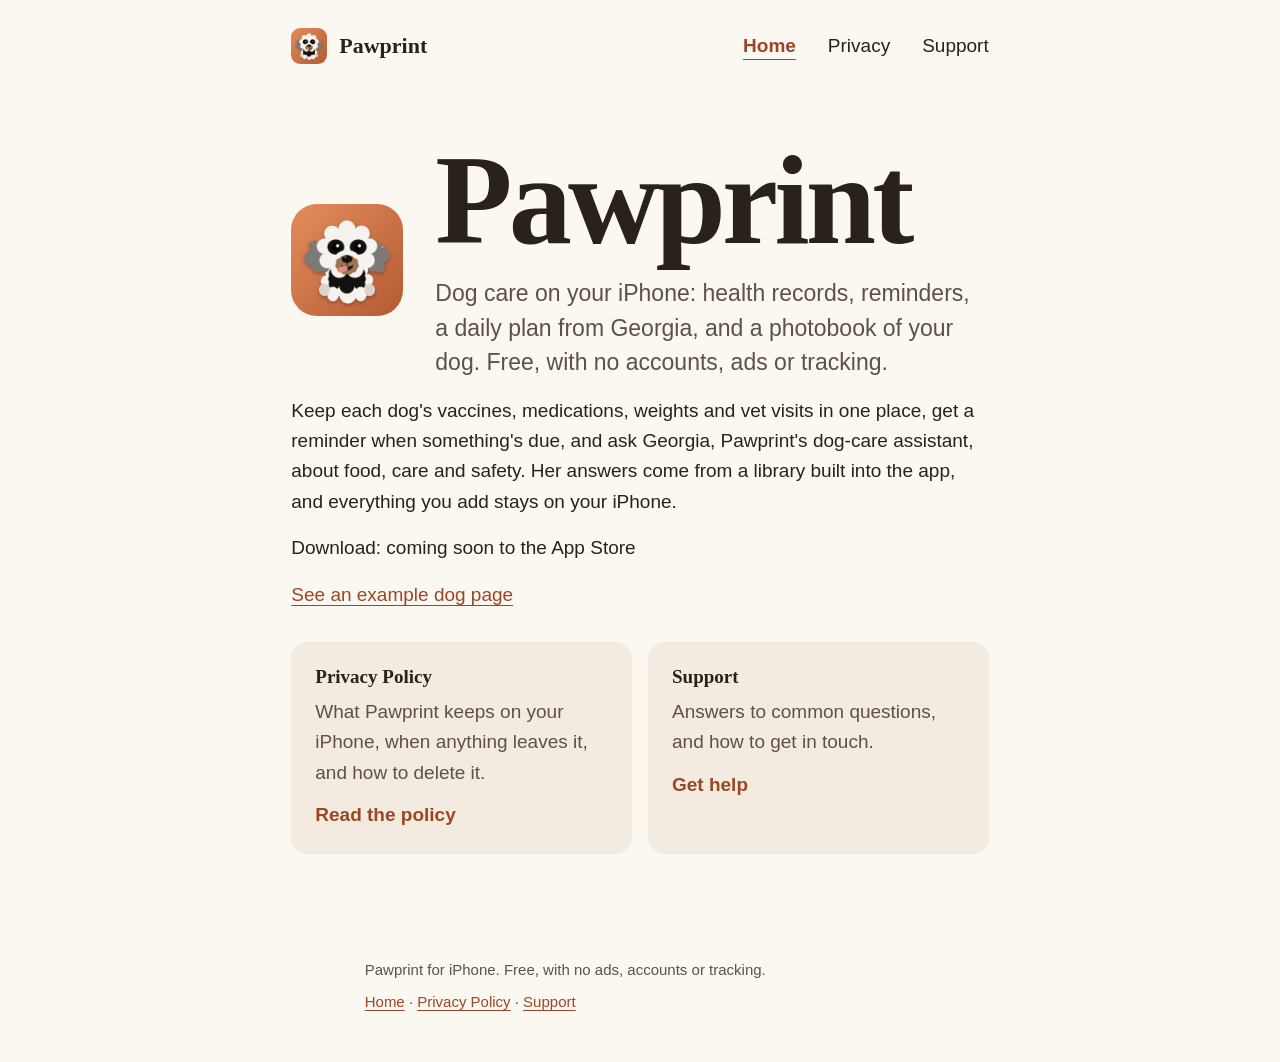
<file: index.html>
<!DOCTYPE html>
<html lang="en">
<head>
  <meta charset="utf-8">
  <meta name="viewport" content="width=device-width, initial-scale=1">
  <title>Pawprint – dog care on your iPhone</title>
  <meta name="description" content="Pawprint is a free iPhone app for your dogs' records, reminders, daily plan and photos, with Georgia, a dog-care assistant. No accounts, ads or tracking.">
  <meta name="theme-color" content="#fbf7f1" media="(prefers-color-scheme: light)">
  <meta name="theme-color" content="#1c1714" media="(prefers-color-scheme: dark)">
  <meta property="og:type" content="website">
  <meta property="og:title" content="Pawprint – dog care on your iPhone">
  <meta property="og:description" content="Records, reminders, a daily plan and a photobook for your dogs. Everything stays on your iPhone.">
  <meta property="og:image" content="https://gtjvv976mb-netizen.github.io/pawprint-site/img/og.png">
  <meta name="twitter:card" content="summary_large_image">
  <link rel="icon" href="img/icon-32.png" sizes="32x32" type="image/png">
  <link rel="icon" href="img/icon-192.png" sizes="192x192" type="image/png">
  <link rel="apple-touch-icon" href="img/icon-180.png">
  <link rel="stylesheet" href="style.css">
</head>
<body>
  <a class="skip" href="#main">Skip to content</a>

  <header class="site-header">
    <a class="brand" href="index.html"><img src="img/icon-192.png" width="36" height="36" alt=""> Pawprint</a>
    <nav class="site-nav" aria-label="Site">
      <ul>
        <li><a href="index.html" aria-current="page">Home</a></li>
        <li><a href="privacy.html">Privacy</a></li>
        <li><a href="support.html">Support</a></li>
      </ul>
    </nav>
  </header>

  <main id="main" class="prose">
    <div class="hero">
      <img src="img/icon-512.png" width="112" height="112" alt="Pawprint app icon: a fluffy black-and-white dog on terracotta" fetchpriority="high">
      <div>
        <h1>Pawprint</h1>
        <p class="lead">Dog care on your iPhone: health records, reminders, a daily plan from Georgia, and a photobook of your dog. Free, with no accounts, ads or tracking.</p>
      </div>
    </div>

    <p>Keep each dog's vaccines, medications, weights and vet visits in one place, get a reminder when something's due, and ask Georgia, Pawprint's dog-care assistant, about food, care and safety. Her answers come from a library built into the app, and everything you add stays on your iPhone.</p>
    <p>Download: coming soon to the App Store</p>
    <p><a href="dog/maple/">See an example dog page</a></p>

    <ul class="cards">
      <li class="card">
        <h2><a href="privacy.html">Privacy Policy</a></h2>
        <p>What Pawprint keeps on your iPhone, when anything leaves it, and how to delete it.</p>
        <p class="go" aria-hidden="true">Read the policy</p>
      </li>
      <li class="card">
        <h2><a href="support.html">Support</a></h2>
        <p>Answers to common questions, and how to get in touch.</p>
        <p class="go" aria-hidden="true">Get help</p>
      </li>
    </ul>
  </main>

  <footer class="site-footer">
    <p>Pawprint for iPhone. Free, with no ads, accounts or tracking.</p>
    <p><a href="index.html">Home</a> · <a href="privacy.html">Privacy Policy</a> · <a href="support.html">Support</a></p>
  </footer>
</body>
</html>
</file>
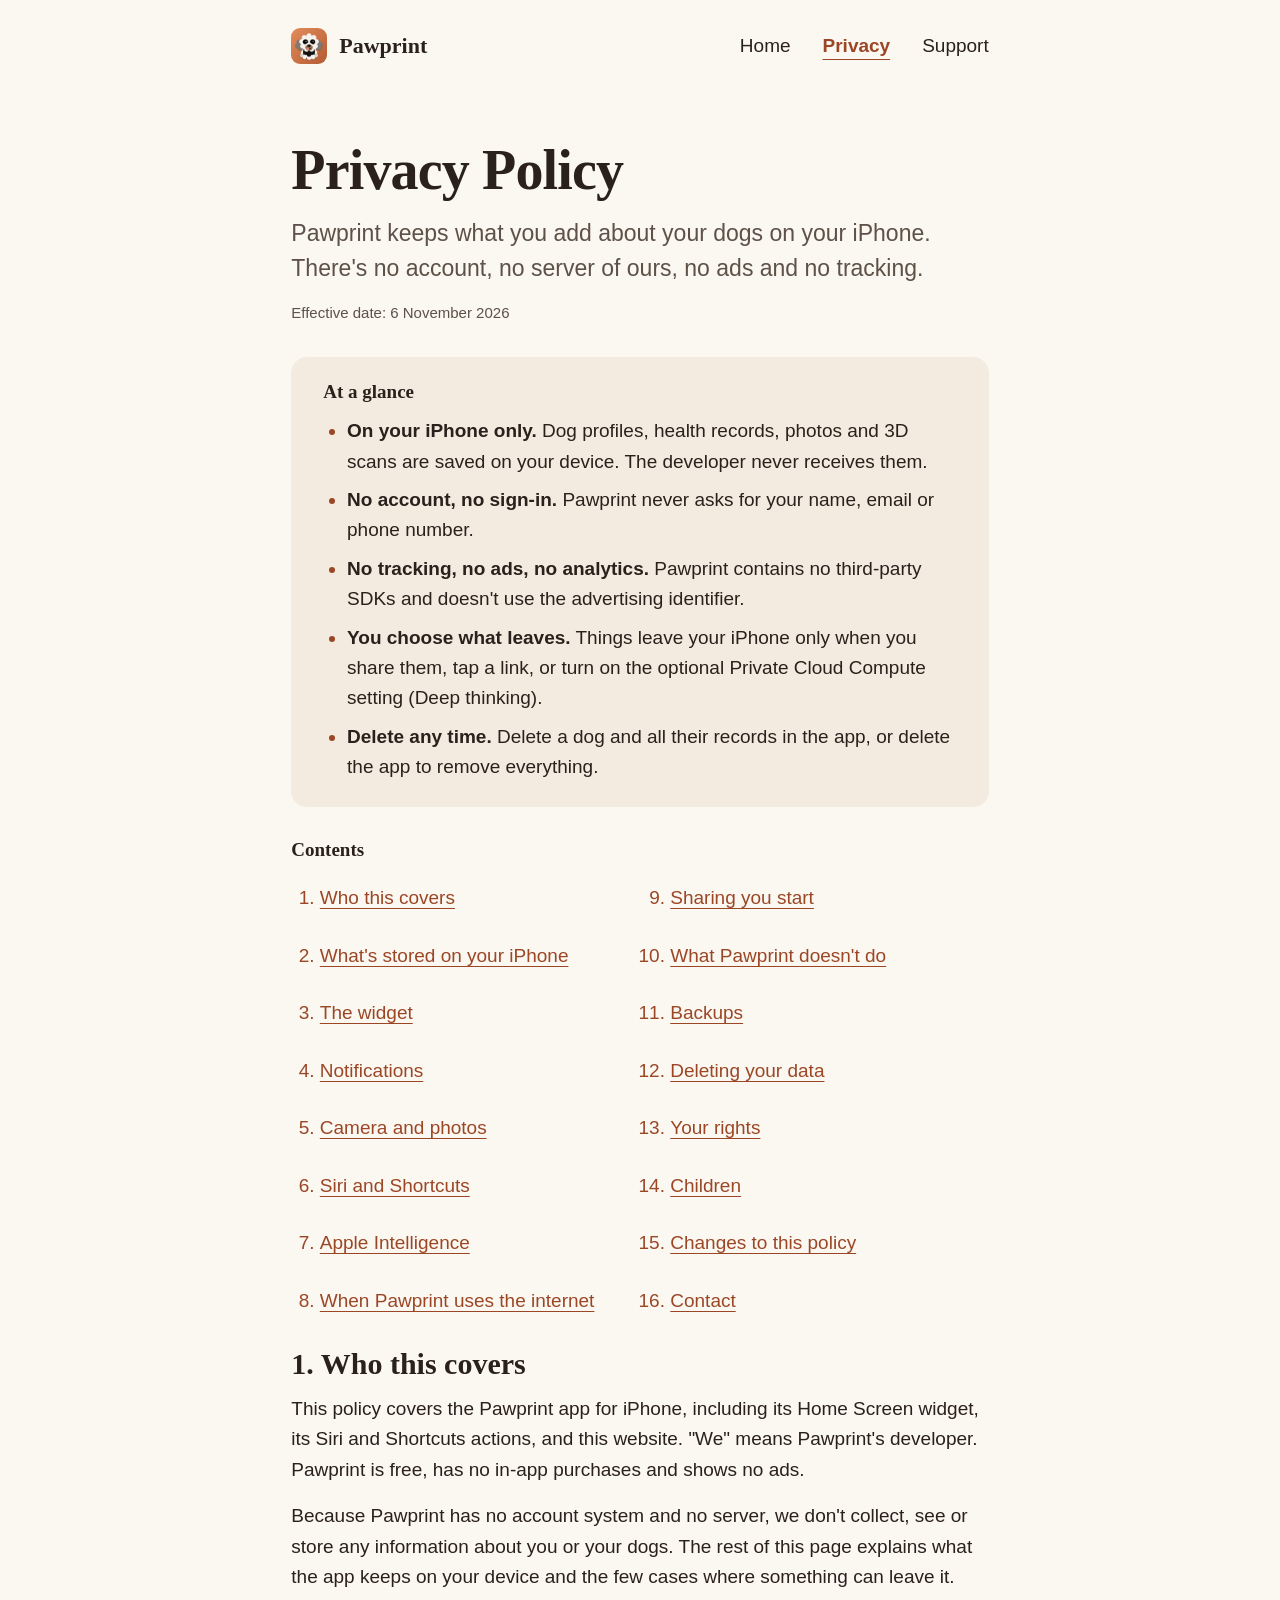
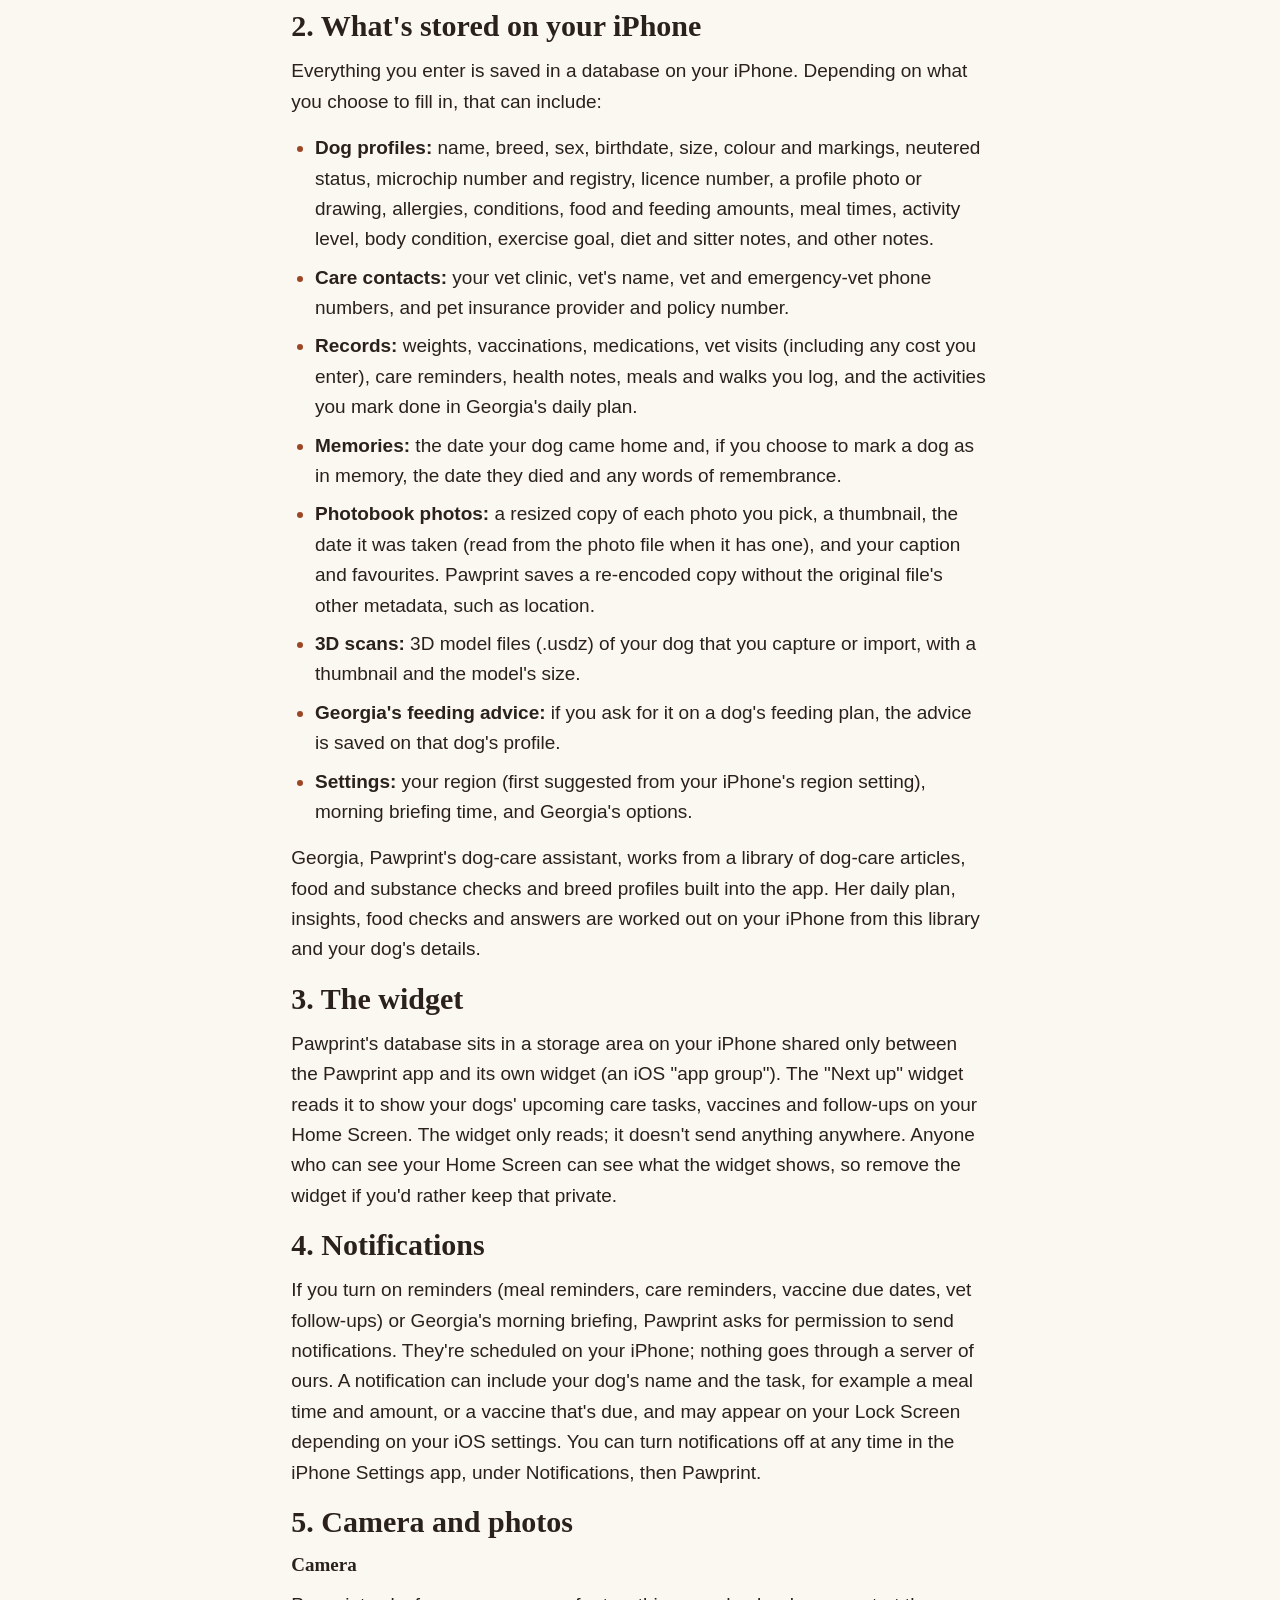
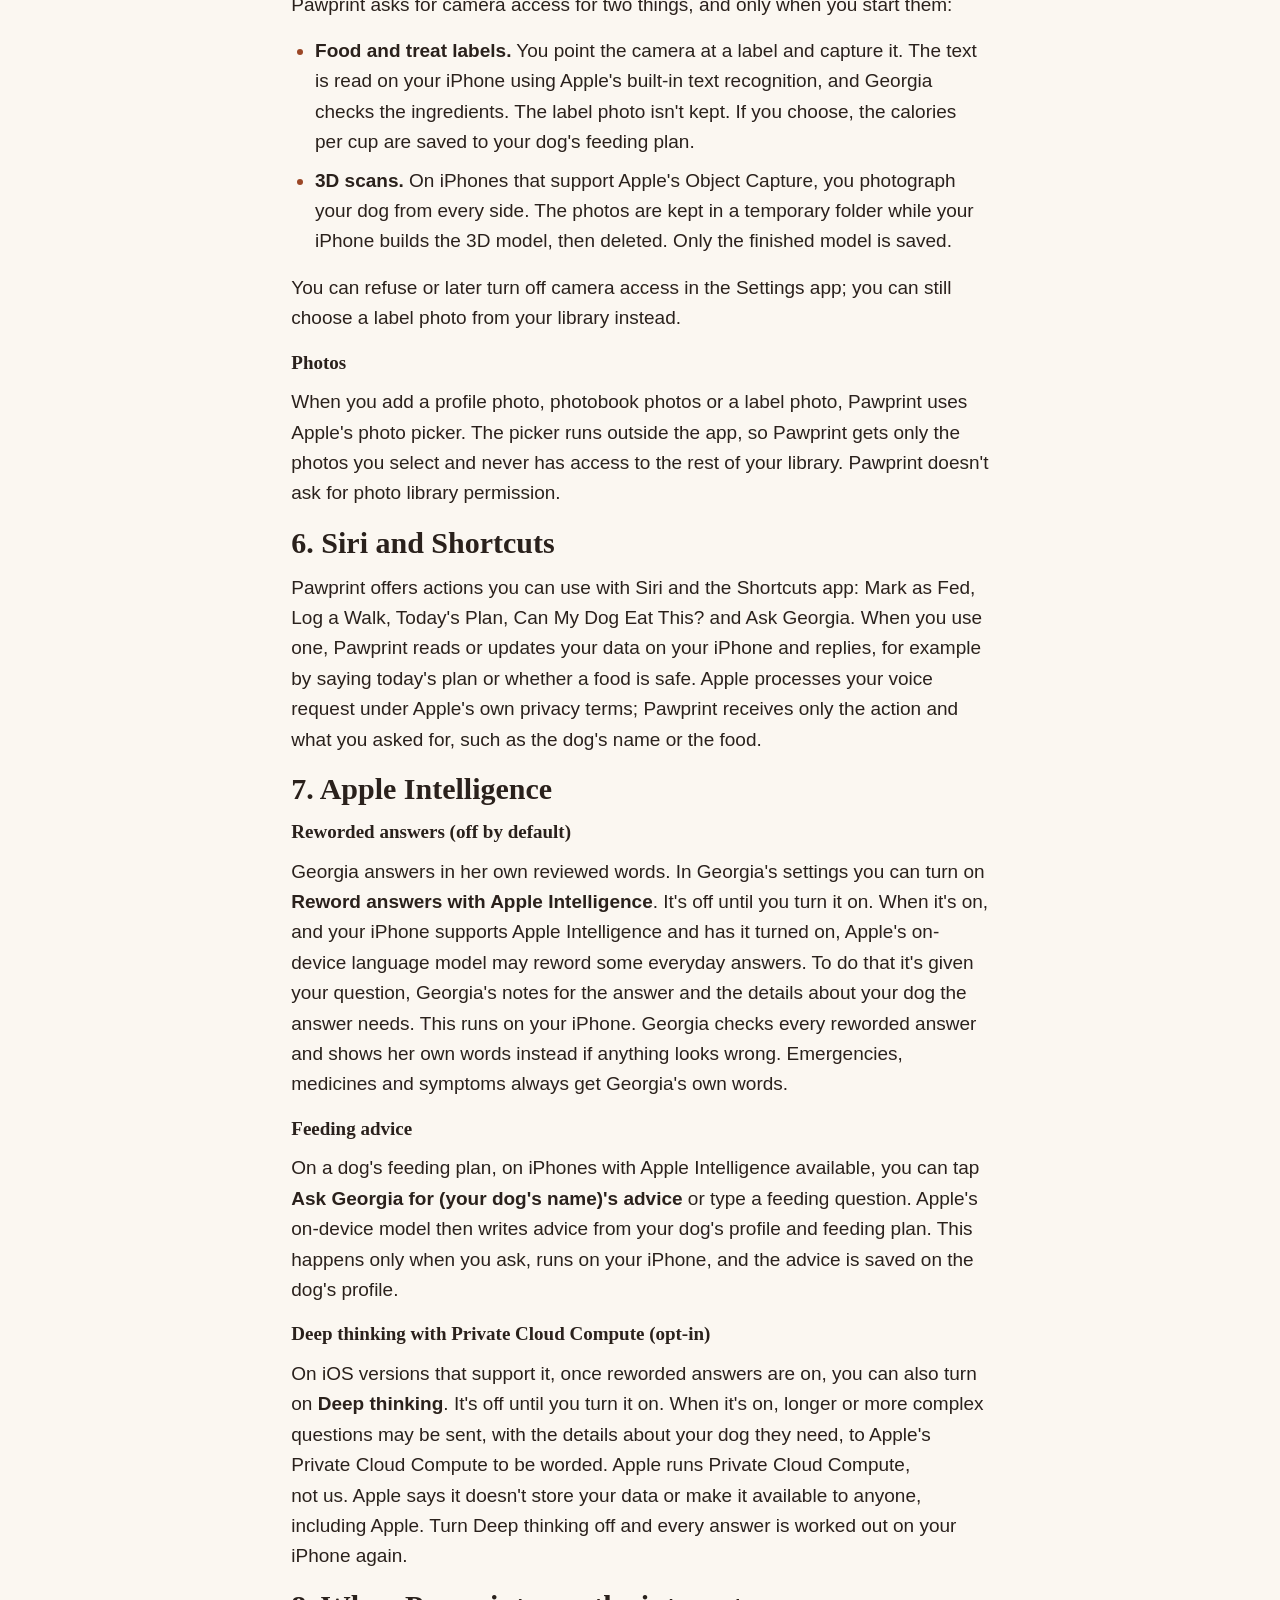
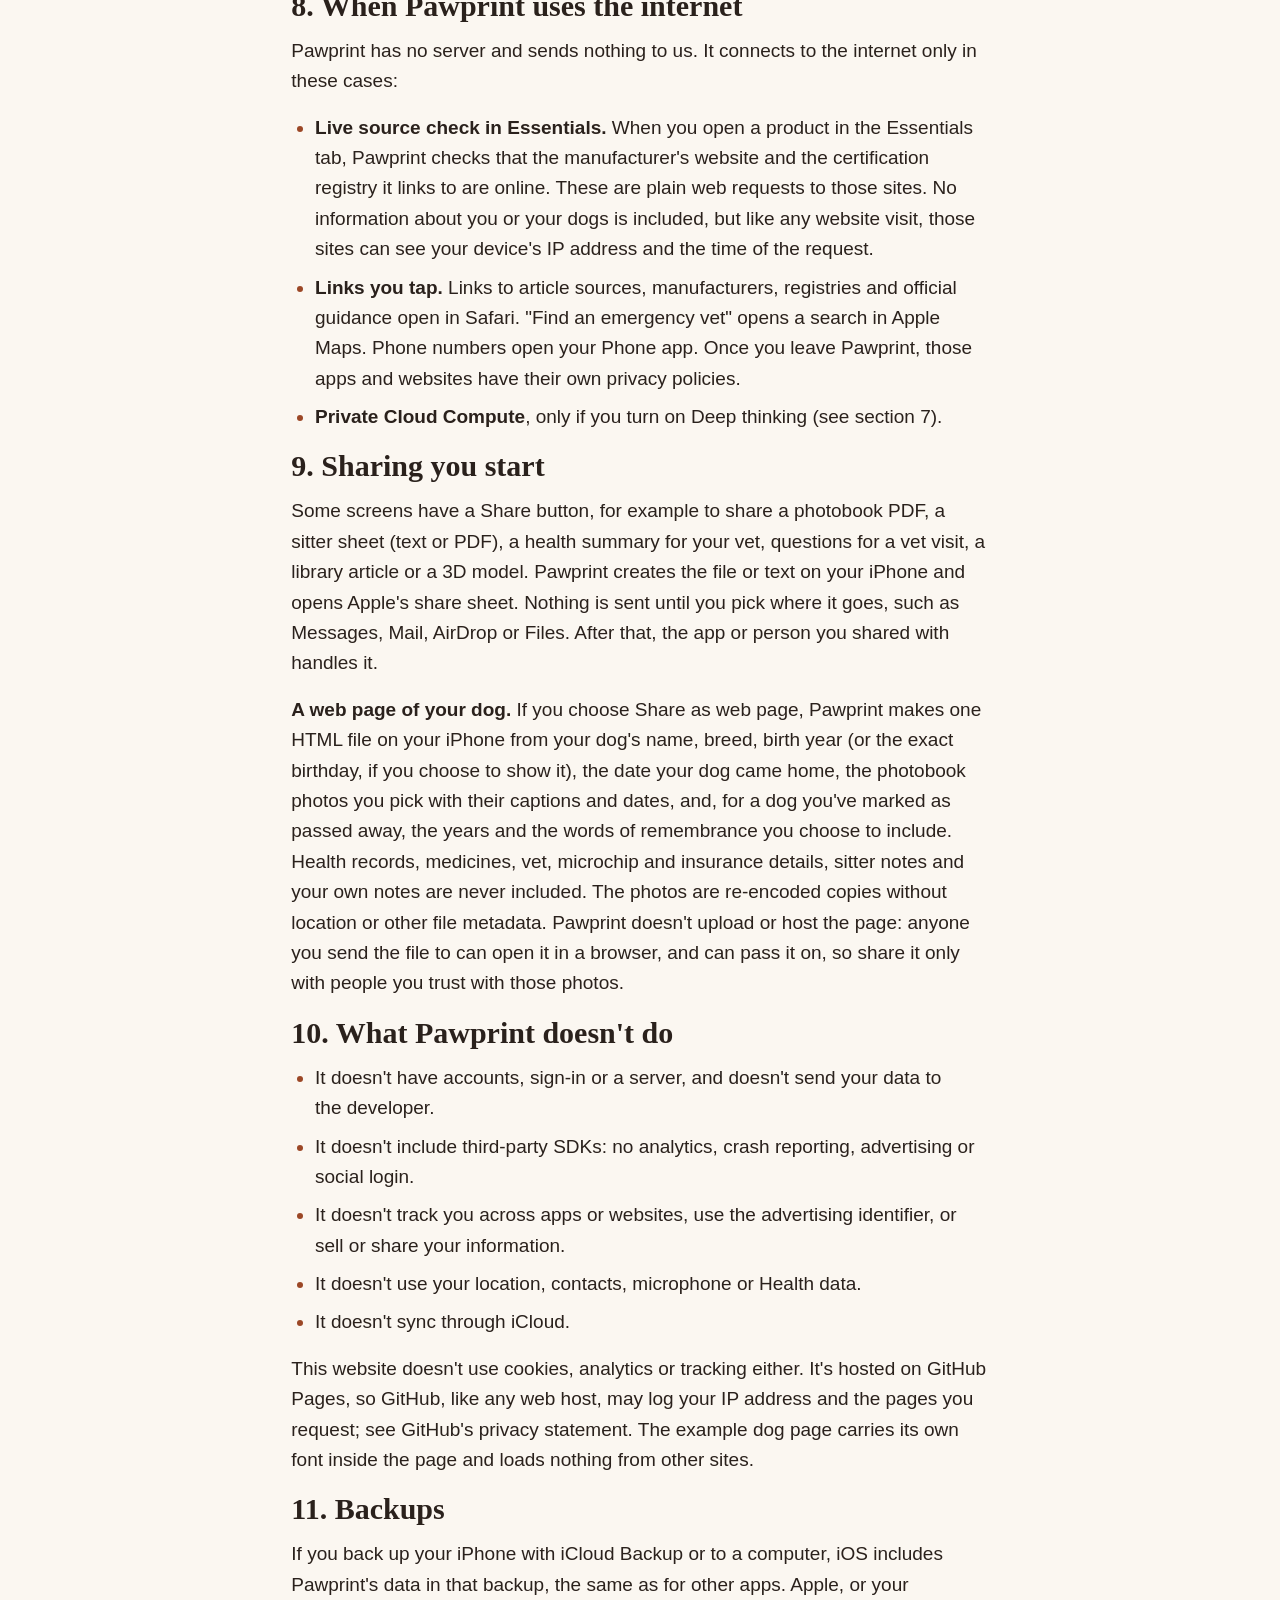
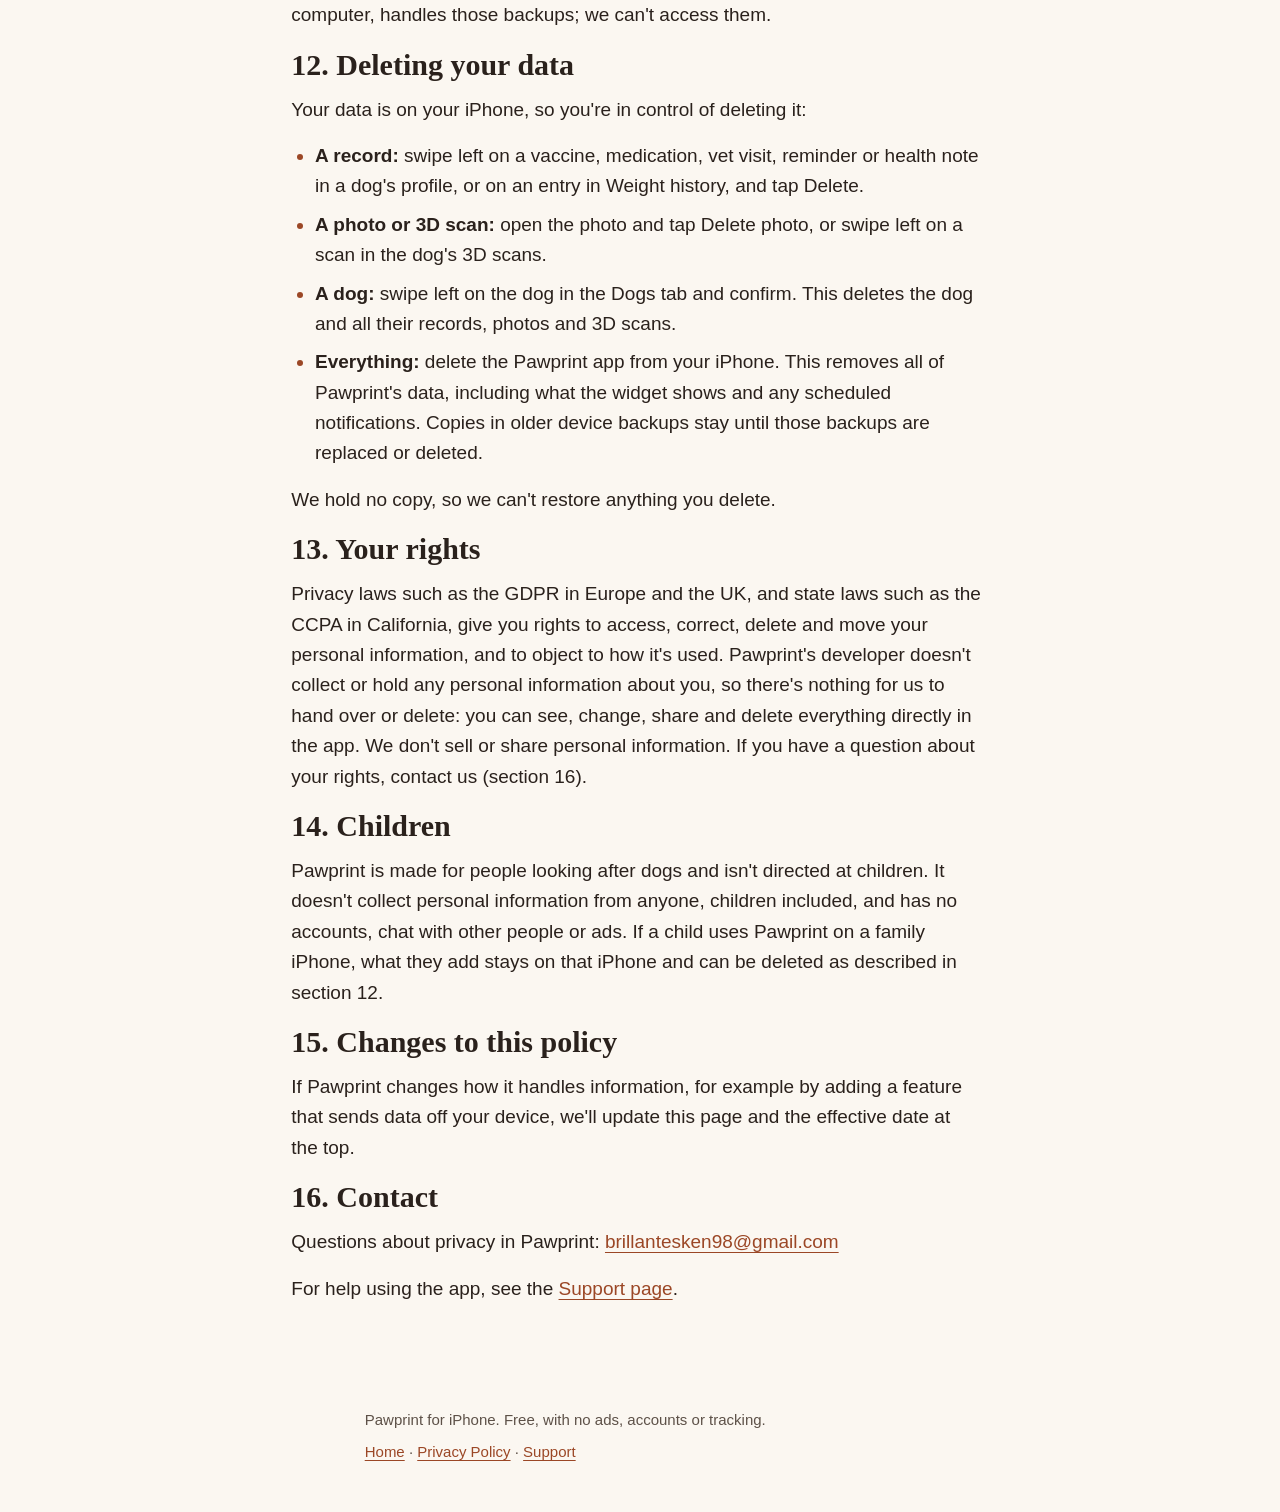
<file: privacy.html>
<!DOCTYPE html>
<html lang="en">
<head>
  <meta charset="utf-8">
  <meta name="viewport" content="width=device-width, initial-scale=1">
  <title>Privacy Policy – Pawprint</title>
  <meta name="description" content="How Pawprint, a free iPhone dog-care app, handles your information: everything stays on your iPhone, with no accounts, no tracking, no ads and no data sent to the developer.">
  <meta name="theme-color" content="#fbf7f1" media="(prefers-color-scheme: light)">
  <meta name="theme-color" content="#1c1714" media="(prefers-color-scheme: dark)">
  <meta property="og:type" content="website">
  <meta property="og:title" content="Pawprint Privacy Policy">
  <meta property="og:description" content="Everything you add to Pawprint stays on your iPhone. No accounts, no tracking, no ads.">
  <meta property="og:image" content="https://gtjvv976mb-netizen.github.io/pawprint-site/img/og.png">
  <meta name="twitter:card" content="summary_large_image">
  <link rel="icon" href="img/icon-32.png" sizes="32x32" type="image/png">
  <link rel="icon" href="img/icon-192.png" sizes="192x192" type="image/png">
  <link rel="apple-touch-icon" href="img/icon-180.png">
  <link rel="stylesheet" href="style.css">
</head>
<body>
  <a class="skip" href="#main">Skip to content</a>

  <header class="site-header">
    <a class="brand" href="index.html"><img src="img/icon-192.png" width="36" height="36" alt=""> Pawprint</a>
    <nav class="site-nav" aria-label="Site">
      <ul>
        <li><a href="index.html">Home</a></li>
        <li><a href="privacy.html" aria-current="page">Privacy</a></li>
        <li><a href="support.html">Support</a></li>
      </ul>
    </nav>
  </header>

  <main id="main" class="prose">
    <h1>Privacy Policy</h1>
    <p class="lead">Pawprint keeps what you add about your dogs on your iPhone. There's no account, no server of ours, no ads and no tracking.</p>
    <p class="meta">Effective date: 6 November 2026</p>

    <section class="panel" aria-labelledby="glance">
      <h2 id="glance">At a glance</h2>
      <ul>
        <li><strong>On your iPhone only.</strong> Dog profiles, health records, photos and 3D scans are saved on your device. The developer never receives them.</li>
        <li><strong>No account, no sign-in.</strong> Pawprint never asks for your name, email or phone number.</li>
        <li><strong>No tracking, no ads, no analytics.</strong> Pawprint contains no third-party SDKs and doesn't use the advertising identifier.</li>
        <li><strong>You choose what leaves.</strong> Things leave your iPhone only when you share them, tap a link, or turn on the optional Private Cloud Compute setting (Deep thinking).</li>
        <li><strong>Delete any time.</strong> Delete a dog and all their records in the app, or delete the app to remove everything.</li>
      </ul>
    </section>

    <nav class="toc" aria-labelledby="toc-title">
      <h2 id="toc-title">Contents</h2>
      <ol>
        <li><a href="#who">Who this covers</a></li>
        <li><a href="#stored">What's stored on your iPhone</a></li>
        <li><a href="#widget">The widget</a></li>
        <li><a href="#notifications">Notifications</a></li>
        <li><a href="#camera">Camera and photos</a></li>
        <li><a href="#siri">Siri and Shortcuts</a></li>
        <li><a href="#ai">Apple Intelligence</a></li>
        <li><a href="#network">When Pawprint uses the internet</a></li>
        <li><a href="#sharing">Sharing you start</a></li>
        <li><a href="#not">What Pawprint doesn't do</a></li>
        <li><a href="#backups">Backups</a></li>
        <li><a href="#delete">Deleting your data</a></li>
        <li><a href="#rights">Your rights</a></li>
        <li><a href="#children">Children</a></li>
        <li><a href="#changes">Changes to this policy</a></li>
        <li><a href="#contact">Contact</a></li>
      </ol>
    </nav>

    <h2 id="who">1. Who this covers</h2>
    <p>This policy covers the Pawprint app for iPhone, including its Home Screen widget, its Siri and Shortcuts actions, and this website. "We" means Pawprint's developer. Pawprint is free, has no in-app purchases and shows no ads.</p>
    <p>Because Pawprint has no account system and no server, we don't collect, see or store any information about you or your dogs. The rest of this page explains what the app keeps on your device and the few cases where something can leave it.</p>

    <h2 id="stored">2. What's stored on your iPhone</h2>
    <p>Everything you enter is saved in a database on your iPhone. Depending on what you choose to fill in, that can include:</p>
    <ul>
      <li><strong>Dog profiles:</strong> name, breed, sex, birthdate, size, colour and markings, neutered status, microchip number and registry, licence number, a profile photo or drawing, allergies, conditions, food and feeding amounts, meal times, activity level, body condition, exercise goal, diet and sitter notes, and other notes.</li>
      <li><strong>Care contacts:</strong> your vet clinic, vet's name, vet and emergency-vet phone numbers, and pet insurance provider and policy number.</li>
      <li><strong>Records:</strong> weights, vaccinations, medications, vet visits (including any cost you enter), care reminders, health notes, meals and walks you log, and the activities you mark done in Georgia's daily plan.</li>
      <li><strong>Memories:</strong> the date your dog came home and, if you choose to mark a dog as in memory, the date they died and any words of remembrance.</li>
      <li><strong>Photobook photos:</strong> a resized copy of each photo you pick, a thumbnail, the date it was taken (read from the photo file when it has one), and your caption and favourites. Pawprint saves a re-encoded copy without the original file's other metadata, such as location.</li>
      <li><strong>3D scans:</strong> 3D model files (.usdz) of your dog that you capture or import, with a thumbnail and the model's size.</li>
      <li><strong>Georgia's feeding advice:</strong> if you ask for it on a dog's feeding plan, the advice is saved on that dog's profile.</li>
      <li><strong>Settings:</strong> your region (first suggested from your iPhone's region setting), morning briefing time, and Georgia's options.</li>
    </ul>
    <p>Georgia, Pawprint's dog-care assistant, works from a library of dog-care articles, food and substance checks and breed profiles built into the app. Her daily plan, insights, food checks and answers are worked out on your iPhone from this library and your dog's details.</p>

    <h2 id="widget">3. The widget</h2>
    <p>Pawprint's database sits in a storage area on your iPhone shared only between the Pawprint app and its own widget (an iOS "app group"). The "Next up" widget reads it to show your dogs' upcoming care tasks, vaccines and follow-ups on your Home Screen. The widget only reads; it doesn't send anything anywhere. Anyone who can see your Home Screen can see what the widget shows, so remove the widget if you'd rather keep that private.</p>

    <h2 id="notifications">4. Notifications</h2>
    <p>If you turn on reminders (meal reminders, care reminders, vaccine due dates, vet follow-ups) or Georgia's morning briefing, Pawprint asks for permission to send notifications. They're scheduled on your iPhone; nothing goes through a server of ours. A notification can include your dog's name and the task, for example a meal time and amount, or a vaccine that's due, and may appear on your Lock Screen depending on your iOS settings. You can turn notifications off at any time in the iPhone Settings app, under Notifications, then Pawprint.</p>

    <h2 id="camera">5. Camera and photos</h2>
    <h3>Camera</h3>
    <p>Pawprint asks for camera access for two things, and only when you start them:</p>
    <ul>
      <li><strong>Food and treat labels.</strong> You point the camera at a label and capture it. The text is read on your iPhone using Apple's built-in text recognition, and Georgia checks the ingredients. The label photo isn't kept. If you choose, the calories per cup are saved to your dog's feeding plan.</li>
      <li><strong>3D scans.</strong> On iPhones that support Apple's Object Capture, you photograph your dog from every side. The photos are kept in a temporary folder while your iPhone builds the 3D model, then deleted. Only the finished model is saved.</li>
    </ul>
    <p>You can refuse or later turn off camera access in the Settings app; you can still choose a label photo from your library instead.</p>
    <h3>Photos</h3>
    <p>When you add a profile photo, photobook photos or a label photo, Pawprint uses Apple's photo picker. The picker runs outside the app, so Pawprint gets only the photos you select and never has access to the rest of your library. Pawprint doesn't ask for photo library permission.</p>

    <h2 id="siri">6. Siri and Shortcuts</h2>
    <p>Pawprint offers actions you can use with Siri and the Shortcuts app: Mark as Fed, Log a Walk, Today's Plan, Can My Dog Eat This? and Ask Georgia. When you use one, Pawprint reads or updates your data on your iPhone and replies, for example by saying today's plan or whether a food is safe. Apple processes your voice request under Apple's own privacy terms; Pawprint receives only the action and what you asked for, such as the dog's name or the food.</p>

    <h2 id="ai">7. Apple Intelligence</h2>
    <h3>Reworded answers (off by default)</h3>
    <p>Georgia answers in her own reviewed words. In Georgia's settings you can turn on <strong>Reword answers with Apple Intelligence</strong>. It's off until you turn it on. When it's on, and your iPhone supports Apple Intelligence and has it turned on, Apple's on-device language model may reword some everyday answers. To do that it's given your question, Georgia's notes for the answer and the details about your dog the answer needs. This runs on your iPhone. Georgia checks every reworded answer and shows her own words instead if anything looks wrong. Emergencies, medicines and symptoms always get Georgia's own words.</p>
    <h3>Feeding advice</h3>
    <p>On a dog's feeding plan, on iPhones with Apple Intelligence available, you can tap <strong>Ask Georgia for (your dog's name)'s advice</strong> or type a feeding question. Apple's on-device model then writes advice from your dog's profile and feeding plan. This happens only when you ask, runs on your iPhone, and the advice is saved on the dog's profile.</p>
    <h3>Deep thinking with Private Cloud Compute (opt-in)</h3>
    <p>On iOS versions that support it, once reworded answers are on, you can also turn on <strong>Deep thinking</strong>. It's off until you turn it on. When it's on, longer or more complex questions may be sent, with the details about your dog they need, to Apple's Private Cloud Compute to be worded. Apple runs Private Cloud Compute, not us. Apple says it doesn't store your data or make it available to anyone, including Apple. Turn Deep thinking off and every answer is worked out on your iPhone again.</p>

    <h2 id="network">8. When Pawprint uses the internet</h2>
    <p>Pawprint has no server and sends nothing to us. It connects to the internet only in these cases:</p>
    <ul>
      <li><strong>Live source check in Essentials.</strong> When you open a product in the Essentials tab, Pawprint checks that the manufacturer's website and the certification registry it links to are online. These are plain web requests to those sites. No information about you or your dogs is included, but like any website visit, those sites can see your device's IP address and the time of the request.</li>
      <li><strong>Links you tap.</strong> Links to article sources, manufacturers, registries and official guidance open in Safari. "Find an emergency vet" opens a search in Apple Maps. Phone numbers open your Phone app. Once you leave Pawprint, those apps and websites have their own privacy policies.</li>
      <li><strong>Private Cloud Compute</strong>, only if you turn on Deep thinking (see section 7).</li>
    </ul>

    <h2 id="sharing">9. Sharing you start</h2>
    <p>Some screens have a Share button, for example to share a photobook PDF, a sitter sheet (text or PDF), a health summary for your vet, questions for a vet visit, a library article or a 3D model. Pawprint creates the file or text on your iPhone and opens Apple's share sheet. Nothing is sent until you pick where it goes, such as Messages, Mail, AirDrop or Files. After that, the app or person you shared with handles it.</p>
    <p><strong>A web page of your dog.</strong> If you choose Share as web page, Pawprint makes one HTML file on your iPhone from your dog's name, breed, birth year (or the exact birthday, if you choose to show it), the date your dog came home, the photobook photos you pick with their captions and dates, and, for a dog you've marked as passed away, the years and the words of remembrance you choose to include. Health records, medicines, vet, microchip and insurance details, sitter notes and your own notes are never included. The photos are re-encoded copies without location or other file metadata. Pawprint doesn't upload or host the page: anyone you send the file to can open it in a browser, and can pass it on, so share it only with people you trust with those photos.</p>

    <h2 id="not">10. What Pawprint doesn't do</h2>
    <ul>
      <li>It doesn't have accounts, sign-in or a server, and doesn't send your data to the developer.</li>
      <li>It doesn't include third-party SDKs: no analytics, crash reporting, advertising or social login.</li>
      <li>It doesn't track you across apps or websites, use the advertising identifier, or sell or share your information.</li>
      <li>It doesn't use your location, contacts, microphone or Health data.</li>
      <li>It doesn't sync through iCloud.</li>
    </ul>
    <p>This website doesn't use cookies, analytics or tracking either. It's hosted on GitHub Pages, so GitHub, like any web host, may log your IP address and the pages you request; see GitHub's privacy statement. The example dog page carries its own font inside the page and loads nothing from other sites.</p>

    <h2 id="backups">11. Backups</h2>
    <p>If you back up your iPhone with iCloud Backup or to a computer, iOS includes Pawprint's data in that backup, the same as for other apps. Apple, or your computer, handles those backups; we can't access them.</p>

    <h2 id="delete">12. Deleting your data</h2>
    <p>Your data is on your iPhone, so you're in control of deleting it:</p>
    <ul>
      <li><strong>A record:</strong> swipe left on a vaccine, medication, vet visit, reminder or health note in a dog's profile, or on an entry in Weight history, and tap Delete.</li>
      <li><strong>A photo or 3D scan:</strong> open the photo and tap Delete photo, or swipe left on a scan in the dog's 3D scans.</li>
      <li><strong>A dog:</strong> swipe left on the dog in the Dogs tab and confirm. This deletes the dog and all their records, photos and 3D scans.</li>
      <li><strong>Everything:</strong> delete the Pawprint app from your iPhone. This removes all of Pawprint's data, including what the widget shows and any scheduled notifications. Copies in older device backups stay until those backups are replaced or deleted.</li>
    </ul>
    <p>We hold no copy, so we can't restore anything you delete.</p>

    <h2 id="rights">13. Your rights</h2>
    <p>Privacy laws such as the GDPR in Europe and the UK, and state laws such as the CCPA in California, give you rights to access, correct, delete and move your personal information, and to object to how it's used. Pawprint's developer doesn't collect or hold any personal information about you, so there's nothing for us to hand over or delete: you can see, change, share and delete everything directly in the app. We don't sell or share personal information. If you have a question about your rights, contact us (section 16).</p>

    <h2 id="children">14. Children</h2>
    <p>Pawprint is made for people looking after dogs and isn't directed at children. It doesn't collect personal information from anyone, children included, and has no accounts, chat with other people or ads. If a child uses Pawprint on a family iPhone, what they add stays on that iPhone and can be deleted as described in section 12.</p>

    <h2 id="changes">15. Changes to this policy</h2>
    <p>If Pawprint changes how it handles information, for example by adding a feature that sends data off your device, we'll update this page and the effective date at the top.</p>

    <h2 id="contact">16. Contact</h2>
    <p>Questions about privacy in Pawprint: <a href="mailto:brillantesken98@gmail.com">brillantesken98@gmail.com</a></p>
    <p>For help using the app, see the <a href="support.html">Support page</a>.</p>
  </main>

  <footer class="site-footer">
    <p>Pawprint for iPhone. Free, with no ads, accounts or tracking.</p>
    <p><a href="index.html">Home</a> · <a href="privacy.html">Privacy Policy</a> · <a href="support.html">Support</a></p>
  </footer>
</body>
</html>
</file>
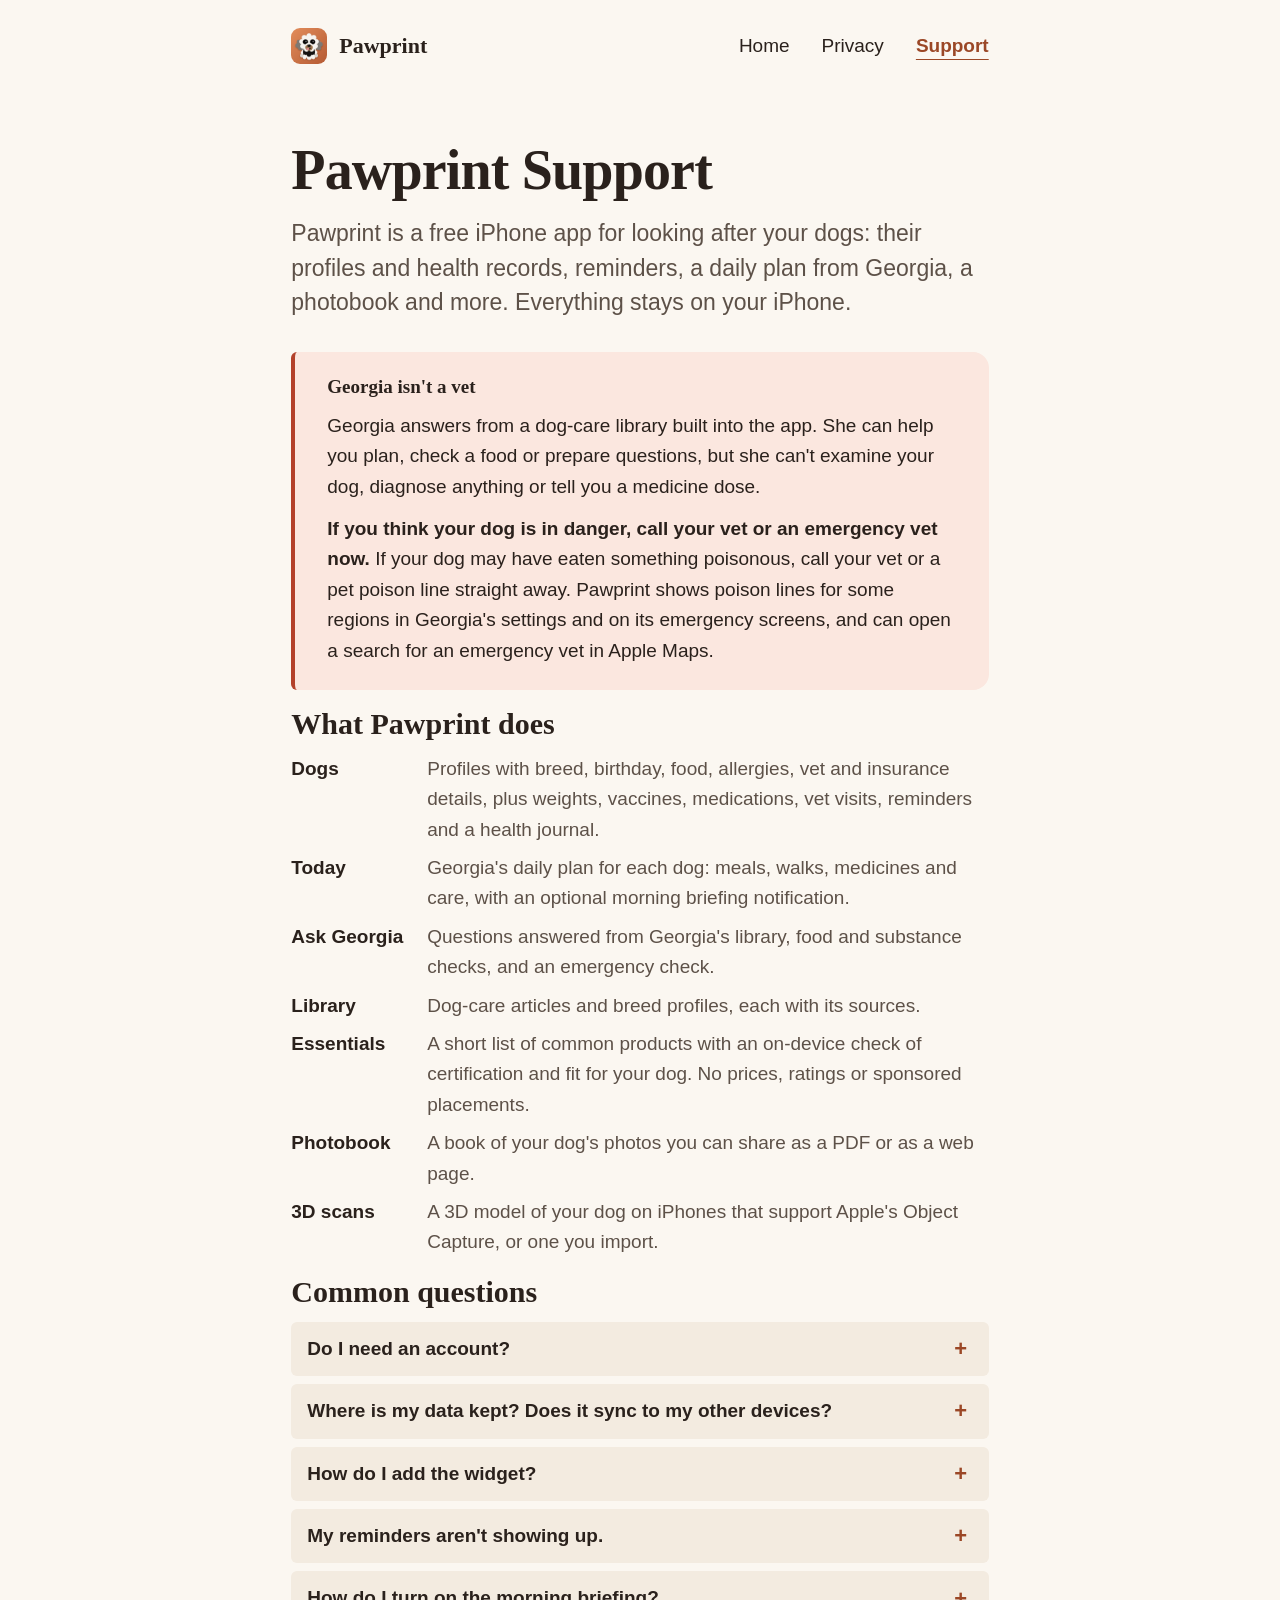
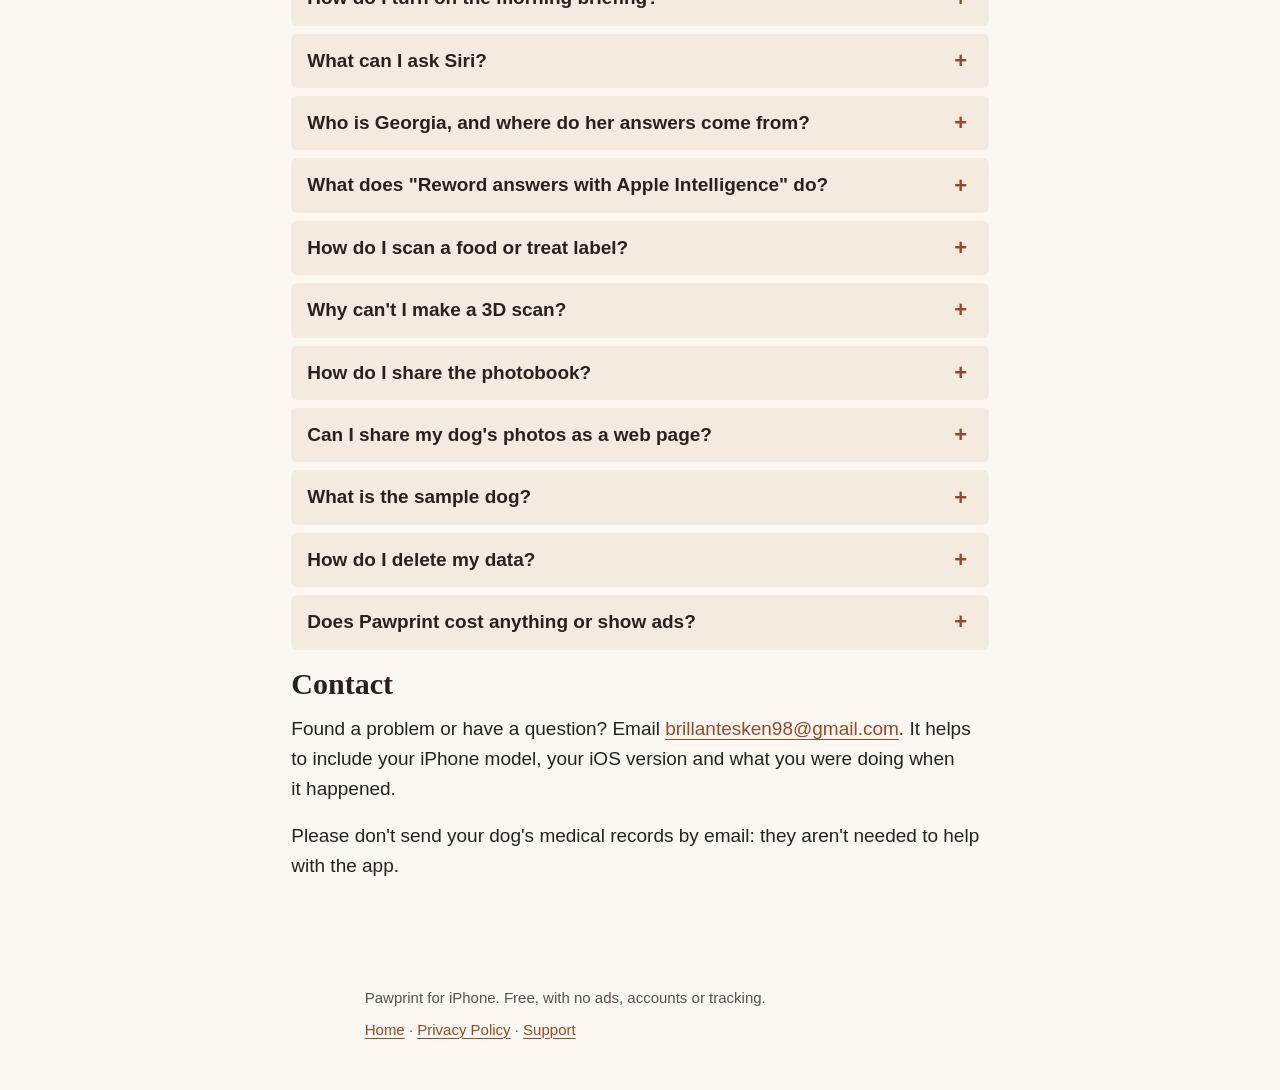
<file: support.html>
<!DOCTYPE html>
<html lang="en">
<head>
  <meta charset="utf-8">
  <meta name="viewport" content="width=device-width, initial-scale=1">
  <title>Support – Pawprint</title>
  <meta name="description" content="Help with Pawprint, the free iPhone dog-care app: reminders, the widget, Siri, Georgia, food label scanning, 3D scans, the photobook and deleting your data.">
  <meta name="theme-color" content="#fbf7f1" media="(prefers-color-scheme: light)">
  <meta name="theme-color" content="#1c1714" media="(prefers-color-scheme: dark)">
  <meta property="og:type" content="website">
  <meta property="og:title" content="Pawprint Support">
  <meta property="og:description" content="Answers to common questions about Pawprint, the free iPhone dog-care app.">
  <meta property="og:image" content="https://gtjvv976mb-netizen.github.io/pawprint-site/img/og.png">
  <meta name="twitter:card" content="summary_large_image">
  <link rel="icon" href="img/icon-32.png" sizes="32x32" type="image/png">
  <link rel="icon" href="img/icon-192.png" sizes="192x192" type="image/png">
  <link rel="apple-touch-icon" href="img/icon-180.png">
  <link rel="stylesheet" href="style.css">
</head>
<body>
  <a class="skip" href="#main">Skip to content</a>

  <header class="site-header">
    <a class="brand" href="index.html"><img src="img/icon-192.png" width="36" height="36" alt=""> Pawprint</a>
    <nav class="site-nav" aria-label="Site">
      <ul>
        <li><a href="index.html">Home</a></li>
        <li><a href="privacy.html">Privacy</a></li>
        <li><a href="support.html" aria-current="page">Support</a></li>
      </ul>
    </nav>
  </header>

  <main id="main" class="prose">
    <h1>Pawprint Support</h1>
    <p class="lead">Pawprint is a free iPhone app for looking after your dogs: their profiles and health records, reminders, a daily plan from Georgia, a photobook and more. Everything stays on your iPhone.</p>

    <section class="panel panel--warn" aria-labelledby="safety">
      <h2 id="safety">Georgia isn't a vet</h2>
      <p>Georgia answers from a dog-care library built into the app. She can help you plan, check a food or prepare questions, but she can't examine your dog, diagnose anything or tell you a medicine dose.</p>
      <p><strong>If you think your dog is in danger, call your vet or an emergency vet now.</strong> If your dog may have eaten something poisonous, call your vet or a pet poison line straight away. Pawprint shows poison lines for some regions in Georgia's settings and on its emergency screens, and can open a search for an emergency vet in Apple Maps.</p>
    </section>

    <h2 id="what">What Pawprint does</h2>
    <dl class="facts">
      <dt>Dogs</dt><dd>Profiles with breed, birthday, food, allergies, vet and insurance details, plus weights, vaccines, medications, vet visits, reminders and a health journal.</dd>
      <dt>Today</dt><dd>Georgia's daily plan for each dog: meals, walks, medicines and care, with an optional morning briefing notification.</dd>
      <dt>Ask Georgia</dt><dd>Questions answered from Georgia's library, food and substance checks, and an emergency check.</dd>
      <dt>Library</dt><dd>Dog-care articles and breed profiles, each with its sources.</dd>
      <dt>Essentials</dt><dd>A short list of common products with an on-device check of certification and fit for your dog. No prices, ratings or sponsored placements.</dd>
      <dt>Photobook</dt><dd>A book of your dog's photos you can share as a PDF or as a web page.</dd>
      <dt>3D scans</dt><dd>A 3D model of your dog on iPhones that support Apple's Object Capture, or one you import.</dd>
    </dl>

    <h2 id="faq">Common questions</h2>
    <div class="faq">
      <details>
        <summary>Do I need an account?</summary>
        <div class="answer"><p>No. Pawprint has no sign-in and no account. Open it and add your dog.</p></div>
      </details>

      <details>
        <summary>Where is my data kept? Does it sync to my other devices?</summary>
        <div class="answer">
          <p>Everything you add is saved on your iPhone. Pawprint has no server and doesn't sync through iCloud, so your data isn't on your other devices.</p>
          <p>If you back up your iPhone with iCloud Backup or to a computer, Pawprint's data is included in that backup like any other app's. See the <a href="privacy.html">Privacy Policy</a> for the details.</p>
        </div>
      </details>

      <details>
        <summary>How do I add the widget?</summary>
        <div class="answer">
          <p>Touch and hold an empty part of your Home Screen, tap Edit, then Add Widget, and search for Pawprint. The "Next up" widget comes in small and medium sizes and shows your dogs' next care tasks, vaccines and follow-ups.</p>
        </div>
      </details>

      <details>
        <summary>My reminders aren't showing up.</summary>
        <div class="answer">
          <ul>
            <li>Check that notifications are on for Pawprint: open the Settings app, tap Notifications, then Pawprint.</li>
            <li>Reminders for care tasks, vaccines and follow-ups arrive at 9 a.m. on the due date. Meal reminders arrive at the dog's meal times, if meal reminders are on for that dog.</li>
            <li>Make sure the reminder itself is turned on in the dog's profile.</li>
            <li>Dogs marked as in memory don't get reminders.</li>
          </ul>
        </div>
      </details>

      <details>
        <summary>How do I turn on the morning briefing?</summary>
        <div class="answer">
          <p>In the Today tab, tap Georgia settings (the gear), turn on Morning briefing and pick a time. It's one short note each morning with each dog's meals, walks and medicines.</p>
        </div>
      </details>

      <details>
        <summary>What can I ask Siri?</summary>
        <div class="answer">
          <p>Pawprint works with Siri and the Shortcuts app. Try:</p>
          <ul>
            <li>"I fed Maple in Pawprint" (Mark as Fed)</li>
            <li>"Log a walk in Pawprint"</li>
            <li>"What's today's plan in Pawprint"</li>
            <li>"Can my dog eat this in Pawprint"</li>
            <li>"Ask Georgia in Pawprint"</li>
          </ul>
          <p>Use your own dog's name in place of Maple.</p>
        </div>
      </details>

      <details>
        <summary>Who is Georgia, and where do her answers come from?</summary>
        <div class="answer">
          <p>Georgia is Pawprint's dog-care assistant. Her answers, food checks and daily plans come from a library of articles, substance checks and breed profiles built into the app, worked out on your iPhone. Articles in the Library show their sources.</p>
          <p>Questions that sound like an emergency get her emergency guidance first, with buttons to call your vet.</p>
        </div>
      </details>

      <details>
        <summary>What does "Reword answers with Apple Intelligence" do?</summary>
        <div class="answer">
          <p>It's off by default. When you turn it on in Georgia settings, Apple's on-device model may reword some everyday answers to sound more personal. Georgia checks every reworded answer and uses her own words if anything looks wrong. It needs an iPhone that supports Apple Intelligence, with Apple Intelligence turned on.</p>
          <p>On iOS versions that support it, a Deep thinking option then appears. It's also off by default; when on, harder questions may use Apple's Private Cloud Compute. The <a href="privacy.html#ai">Privacy Policy</a> explains what's sent.</p>
        </div>
      </details>

      <details>
        <summary>How do I scan a food or treat label?</summary>
        <div class="answer">
          <p>In the Today tab, tap Scan a label (or open Check a label from your dog's profile), then capture the label with the camera, choose a photo of it, or type the text. Pawprint reads the text on your iPhone and Georgia checks the ingredients, including against your dog's allergies and life stage if you pick a dog. You can save the calories per cup to that dog's feeding plan. If the camera won't start, allow camera access in the Settings app, or choose a photo instead.</p>
        </div>
      </details>

      <details>
        <summary>Why can't I make a 3D scan?</summary>
        <div class="answer">
          <p>3D capture uses Apple's Object Capture, which only some iPhones support. On other iPhones you can still import a 3D model file (.usdz) made elsewhere.</p>
        </div>
      </details>

      <details>
        <summary>How do I share the photobook?</summary>
        <div class="answer">
          <p>Open your dog's photobook, tap Share, then Share PDF. Pawprint makes the PDF on your iPhone and opens the share sheet, so you can save it to Files, AirDrop it, or send it however you like.</p>
        </div>
      </details>

      <details>
        <summary>Can I share my dog's photos as a web page?</summary>
        <div class="answer">
          <p>Yes. In your dog's photobook or profile, tap Share, then Share as web page. Choose all photos or only favourites, and whether to show the exact birthday or only the year. Pawprint makes one file named after your dog (for example Maple.html) on your iPhone. Send it however you like: anyone who gets the file can open it in a browser, with no app or account. Nothing is uploaded, and health records, vet, microchip and insurance details are never included. <a href="dog/maple/index.html">See an example dog page</a>.</p>
        </div>
      </details>

      <details>
        <summary>What is the sample dog?</summary>
        <div class="answer">
          <p>When you first open Pawprint you can choose Look around with a sample dog. It's an ordinary dog profile: delete it from the Dogs tab whenever you like.</p>
        </div>
      </details>

      <details>
        <summary>How do I delete my data?</summary>
        <div class="answer">
          <p>Swipe left on a dog in the Dogs tab and confirm to delete that dog with all their records, photos and 3D scans. You can also delete single records, photos and scans. Deleting the Pawprint app removes all of its data from your iPhone.</p>
        </div>
      </details>

      <details>
        <summary>Does Pawprint cost anything or show ads?</summary>
        <div class="answer"><p>No. Pawprint is free, with no in-app purchases, no ads and no tracking.</p></div>
      </details>
    </div>

    <h2 id="contact">Contact</h2>
    <p>Found a problem or have a question? Email <a href="mailto:brillantesken98@gmail.com">brillantesken98@gmail.com</a>. It helps to include your iPhone model, your iOS version and what you were doing when it happened.</p>
    <p>Please don't send your dog's medical records by email: they aren't needed to help with the app.</p>
  </main>

  <footer class="site-footer">
    <p>Pawprint for iPhone. Free, with no ads, accounts or tracking.</p>
    <p><a href="index.html">Home</a> · <a href="privacy.html">Privacy Policy</a> · <a href="support.html">Support</a></p>
  </footer>
</body>
</html>
</file>
<file: style.css>
/* Pawprint legal and support pages.
   No web fonts, no external requests: everything here uses fonts already on the reader's device. */

:root {
  color-scheme: light dark;

  /* colour: Pawprint's own accent on warm paper */
  --bg: #fbf7f1;
  --surface: #f3ebe0;
  --rule: #e2d5c5;
  --ink: #2a211c;
  --muted: #5d5148;
  --accent: #9b4726;
  --accent-ink: #ffffff;
  --slot-bg: #fdeedc;
  --slot-line: #b8653d;
  --warn-bg: #fbe7df;
  --warn-line: #b3412a;

  /* type */
  --font-display: Georgia, "Iowan Old Style", "Times New Roman", serif;
  --font-text: -apple-system, BlinkMacSystemFont, "Segoe UI", Roboto, "Helvetica Neue", Arial, sans-serif;
  --step-small: 0.9375rem;
  --step-body: clamp(1.0625rem, 1rem + 0.25vw, 1.1875rem);
  --step-lead: clamp(1.1875rem, 1.05rem + 0.6vw, 1.4375rem);
  --step-h3: 1.1875rem;
  --step-h2: clamp(1.5rem, 1.25rem + 1vw, 1.875rem);
  --step-h1: clamp(2.25rem, 1.6rem + 3vw, 3.5rem);
  --step-display: clamp(3.5rem, 1.5rem + 8vw, 8rem);

  /* space */
  --space-1: 0.25rem;
  --space-2: 0.5rem;
  --space-3: 0.75rem;
  --space-4: 1rem;
  --space-5: 1.5rem;
  --space-6: 2rem;
  --space-7: 3rem;
  --space-8: 4.5rem;
  --measure: 66ch;
  --margin: clamp(1.125rem, 4vw, 2rem);

  /* shape: outer radius, inner = outer - padding */
  --radius-outer: 16px;
  --radius-inner: 6px;
  --hit: 44px;

  /* motion: state changes only */
  --t-state: 150ms;
  --ease-out: cubic-bezier(0.22, 1, 0.36, 1);
}

@media (prefers-color-scheme: dark) {
  :root {
    --bg: #1c1714;
    --surface: #28201b;
    --rule: #3d322b;
    --ink: #f3ece4;
    --muted: #c2b5a9;
    --accent: #f4a075;
    --accent-ink: #1c1714;
    --slot-bg: #3a2a1f;
    --slot-line: #f4a075;
    --warn-bg: #3a221c;
    --warn-line: #ff8f7a;
  }
}

*, *::before, *::after { box-sizing: border-box; }
html { -webkit-text-size-adjust: 100%; text-size-adjust: 100%; }
body {
  margin: 0;
  background: var(--bg);
  color: var(--ink);
  font-family: var(--font-text);
  font-size: var(--step-body);
  line-height: 1.6;
  -webkit-font-smoothing: antialiased;
  text-rendering: optimizeLegibility;
}
h1, h2, h3, p, ul, ol, dl, dd, figure { margin: 0; }
img { display: block; max-width: 100%; height: auto; }

::selection { background: var(--accent); color: var(--accent-ink); }
:focus-visible { outline: 2px solid var(--accent); outline-offset: 3px; border-radius: 2px; }
input, textarea { caret-color: var(--accent); }

a {
  color: var(--accent);
  text-decoration-thickness: 1px;
  text-underline-offset: 0.2em;
  transition: text-decoration-thickness var(--t-state) var(--ease-out);
}
a:hover { text-decoration-thickness: 2px; }

.skip {
  position: absolute;
  left: var(--margin);
  top: var(--space-3);
  clip-path: inset(50%);
  white-space: nowrap;
  padding: var(--space-2) var(--space-4);
  background: var(--accent);
  color: var(--accent-ink);
  border-radius: var(--radius-inner);
  z-index: 10;
}
.skip:focus { clip-path: none; }

/* ---------- header and footer ---------- */
.site-header,
.site-footer,
main {
  width: 100%;
  max-width: calc(var(--measure) + 2 * var(--margin));
  margin-inline: auto;
  padding-inline: var(--margin);
}
.site-header {
  display: flex;
  flex-wrap: wrap;
  align-items: center;
  justify-content: space-between;
  gap: var(--space-3) var(--space-5);
  padding-block: var(--space-5);
}
.brand {
  display: inline-flex;
  align-items: center;
  gap: var(--space-3);
  min-height: var(--hit);
  color: var(--ink);
  text-decoration: none;
  font-family: var(--font-display);
  font-size: 1.375rem;
  font-weight: 700;
}
.brand img { width: 36px; height: 36px; border-radius: 9px; }
.site-nav ul { display: flex; flex-wrap: wrap; gap: var(--space-1) var(--space-2); margin-inline: calc(-1 * var(--space-3)); padding: 0; list-style: none; }
.site-nav a {
  display: inline-flex;
  align-items: center;
  min-height: var(--hit);
  padding-inline: var(--space-3);
  border-radius: var(--radius-inner);
  color: var(--ink);
  text-decoration: none;
  transition: background-color var(--t-state) var(--ease-out);
}
.site-nav a:hover { background: var(--surface); }
.site-nav a[aria-current="page"] { color: var(--accent); font-weight: 600; text-decoration: underline; text-underline-offset: 0.35em; }

.site-footer {
  margin-top: var(--space-8);
  padding-block: var(--space-6) var(--space-7);
  color: var(--muted);
  font-size: var(--step-small);
}
.site-footer p + p { margin-top: var(--space-2); }

/* ---------- reading column ---------- */
main { padding-top: var(--space-7); }
h1, h2, h3 { font-family: var(--font-display); text-wrap: balance; color: var(--ink); }
h1 { font-size: var(--step-h1); line-height: 1.08; letter-spacing: -0.015em; font-weight: 700; }
h2 {
  font-size: var(--step-h2);
  line-height: 1.2;
  font-weight: 700;
  margin-top: var(--space-8);
  scroll-margin-top: var(--space-5);
}
h3 { font-size: var(--step-h3); line-height: 1.35; font-weight: 700; margin-top: var(--space-6); }
p, li { text-wrap: pretty; }
.prose > * + * { margin-top: var(--space-4); }
.prose h2 + *, .prose h3 + * { margin-top: var(--space-3); }
.prose ul, .prose ol { padding-left: 1.25em; }
.prose li + li { margin-top: var(--space-2); }
.prose li::marker { color: var(--accent); }
.lead { font-size: var(--step-lead); line-height: 1.5; color: var(--muted); margin-top: var(--space-4); }
.meta { color: var(--muted); font-size: var(--step-small); margin-top: var(--space-4); }
strong { font-weight: 650; }

/* owner slot: a visible gap, never a template token */
.slot {
  display: inline;
  padding: 0.05em 0.4em;
  background: var(--slot-bg);
  border: 1px dashed var(--slot-line);
  border-radius: var(--radius-inner);
  color: var(--ink);
  font-weight: 600;
  white-space: normal;
}

/* tone steps instead of shadows */
.panel {
  margin-top: var(--space-6);
  padding: var(--space-5) clamp(var(--space-4), 4vw, var(--space-6));
  background: var(--surface);
  border-radius: var(--radius-outer);
}
.panel h2 { margin-top: 0; font-size: var(--step-h3); }
.panel > * + * { margin-top: var(--space-3); }
.panel ul { padding-left: 1.25em; }
.panel li + li { margin-top: var(--space-2); }

.panel--warn {
  background: var(--warn-bg);
  border-left: 4px solid var(--warn-line);
  border-radius: var(--radius-inner) var(--radius-outer) var(--radius-outer) var(--radius-inner);
}

.toc { margin-top: var(--space-6); }
.toc h2 { margin-top: 0; font-size: var(--step-h3); }
.toc ol {
  margin-top: var(--space-3);
  padding-left: 1.5em;
  columns: 2 16rem;
  column-gap: var(--space-6);
}
.toc li { break-inside: avoid; }
.toc a { display: inline-block; padding-block: 0.6rem; }

/* index cards */
.prose .cards { display: grid; gap: var(--space-4); margin-top: var(--space-6); padding: 0; list-style: none; }
.prose .cards li + li { margin-top: 0; }
@media (min-width: 40rem) { .prose .cards { grid-template-columns: 1fr 1fr; } }
.card {
  position: relative;
  padding: var(--space-5);
  background: var(--surface);
  border-radius: var(--radius-outer);
  transition: background-color var(--t-state) var(--ease-out);
}
.card:hover { background: var(--rule); }
.card h2 { margin-top: 0; font-size: var(--step-h3); }
.card p { margin-top: var(--space-2); color: var(--muted); }
.card a { color: var(--ink); text-decoration: none; }
.card a::after { content: ""; position: absolute; inset: 0; border-radius: var(--radius-outer); }
.card a:focus-visible { outline: none; }
.card:has(a:focus-visible) { outline: 2px solid var(--accent); outline-offset: 3px; }
.card .go { color: var(--accent); font-weight: 600; margin-top: var(--space-3); }

.hero { display: grid; gap: var(--space-5); align-items: center; }
@media (min-width: 40rem) { .hero { grid-template-columns: auto 1fr; gap: var(--space-6); } }
.hero img { width: 112px; height: 112px; border-radius: 26px; }
.hero h1 { font-size: var(--step-display); line-height: 0.95; letter-spacing: -0.03em; }

/* FAQ: native disclosure */
.faq { display: grid; gap: var(--space-2); margin-top: var(--space-4); }
.faq details {
  padding-inline: var(--space-4);
  background: var(--surface);
  border-radius: var(--radius-inner);
}
.faq details[open] { background: var(--surface); }
.faq details[open] summary { color: var(--accent); }
.faq summary {
  display: flex;
  align-items: center;
  justify-content: space-between;
  gap: var(--space-4);
  min-height: var(--hit);
  padding-block: var(--space-3);
  cursor: pointer;
  font-weight: 600;
  list-style: none;
}
.faq summary::-webkit-details-marker { display: none; }
.faq summary::after {
  content: "+";
  flex: none;
  width: 1.5rem;
  text-align: center;
  color: var(--accent);
  font-size: 1.375rem;
  line-height: 1;
}
.faq details[open] summary::after { content: "\2212"; }
.faq .answer { padding-bottom: var(--space-5); }
.faq .answer > * + * { margin-top: var(--space-3); }
.faq .answer ul { padding-left: 1.25em; }

dl.facts { display: grid; gap: var(--space-2) var(--space-5); }
@media (min-width: 40rem) { dl.facts { grid-template-columns: max-content 1fr; } }
dl.facts dt { font-weight: 650; }
dl.facts dd { color: var(--muted); }

@media (prefers-reduced-motion: reduce) {
  *, *::before, *::after { transition-duration: 0ms !important; }
}

@media print {
  .site-nav, .skip, .toc { display: none; }
  body { background: #fff; color: #000; }
  a { color: #000; }
}
</file>
